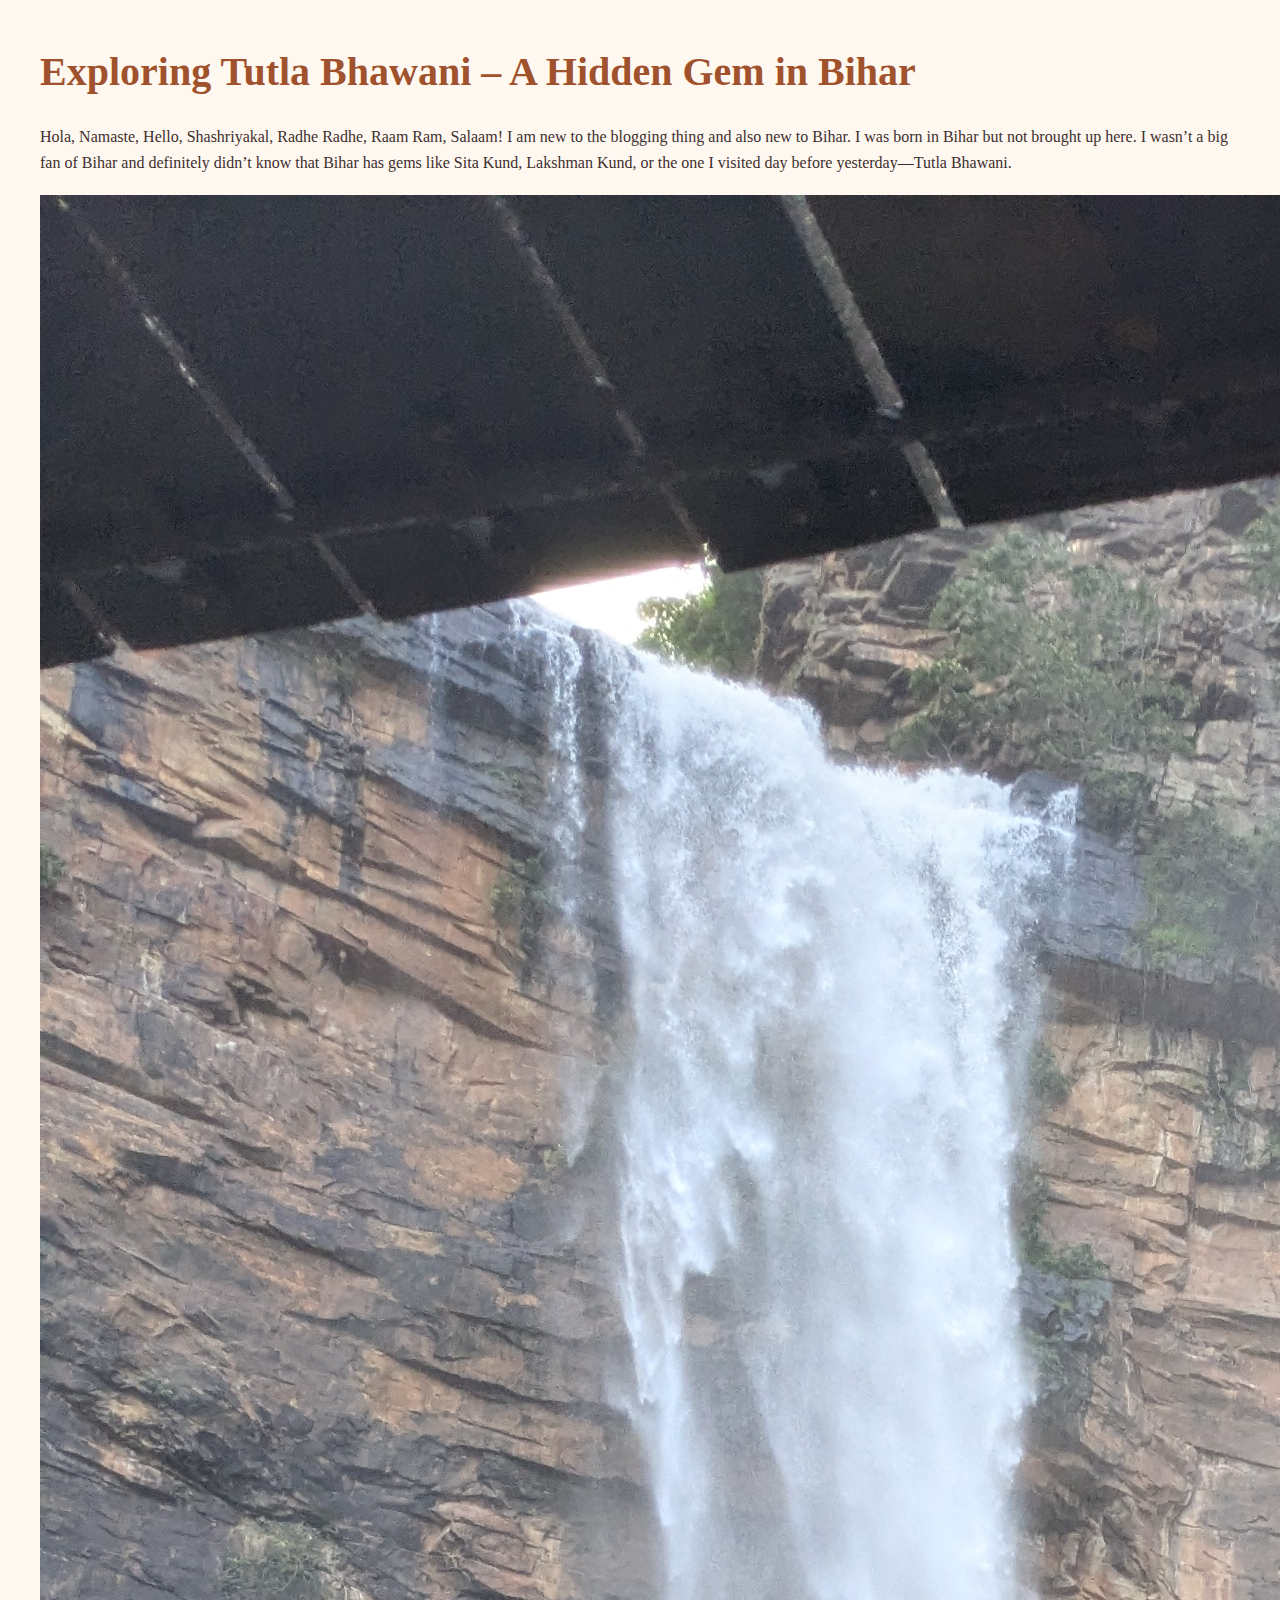
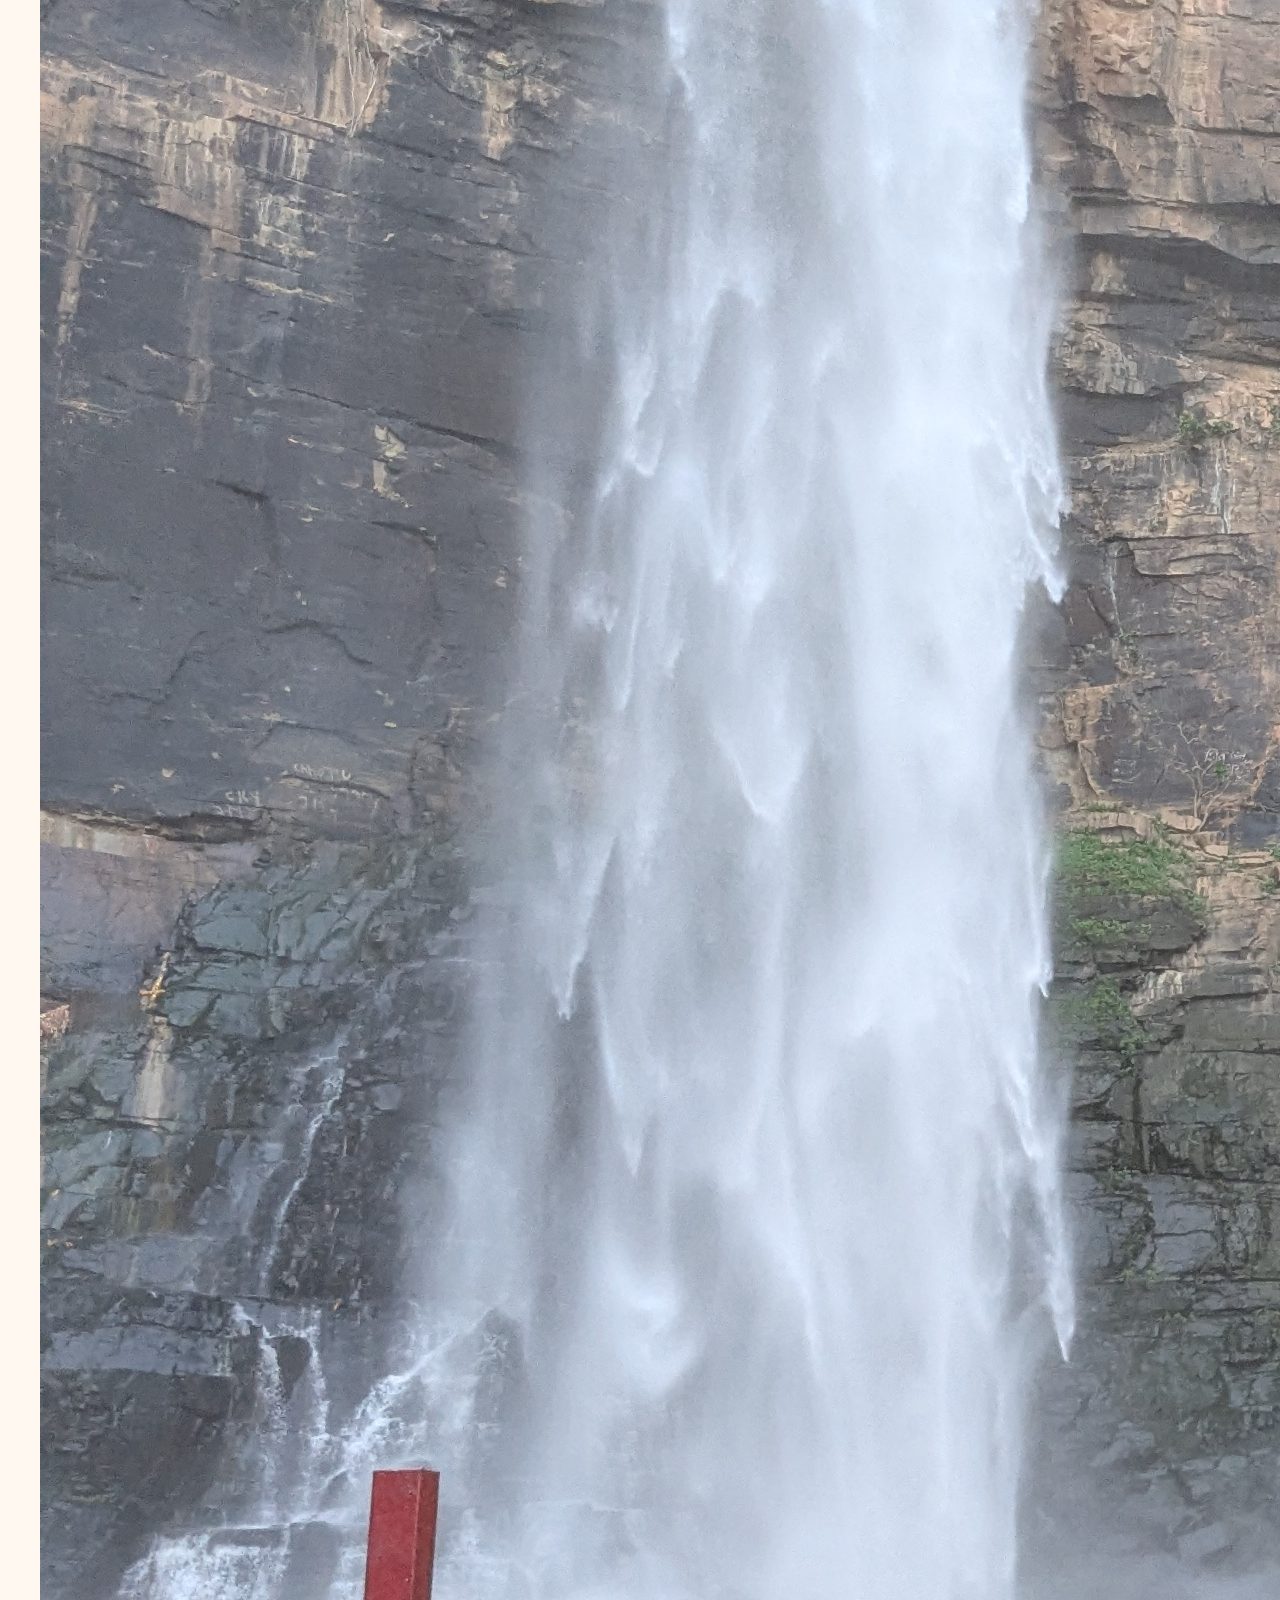
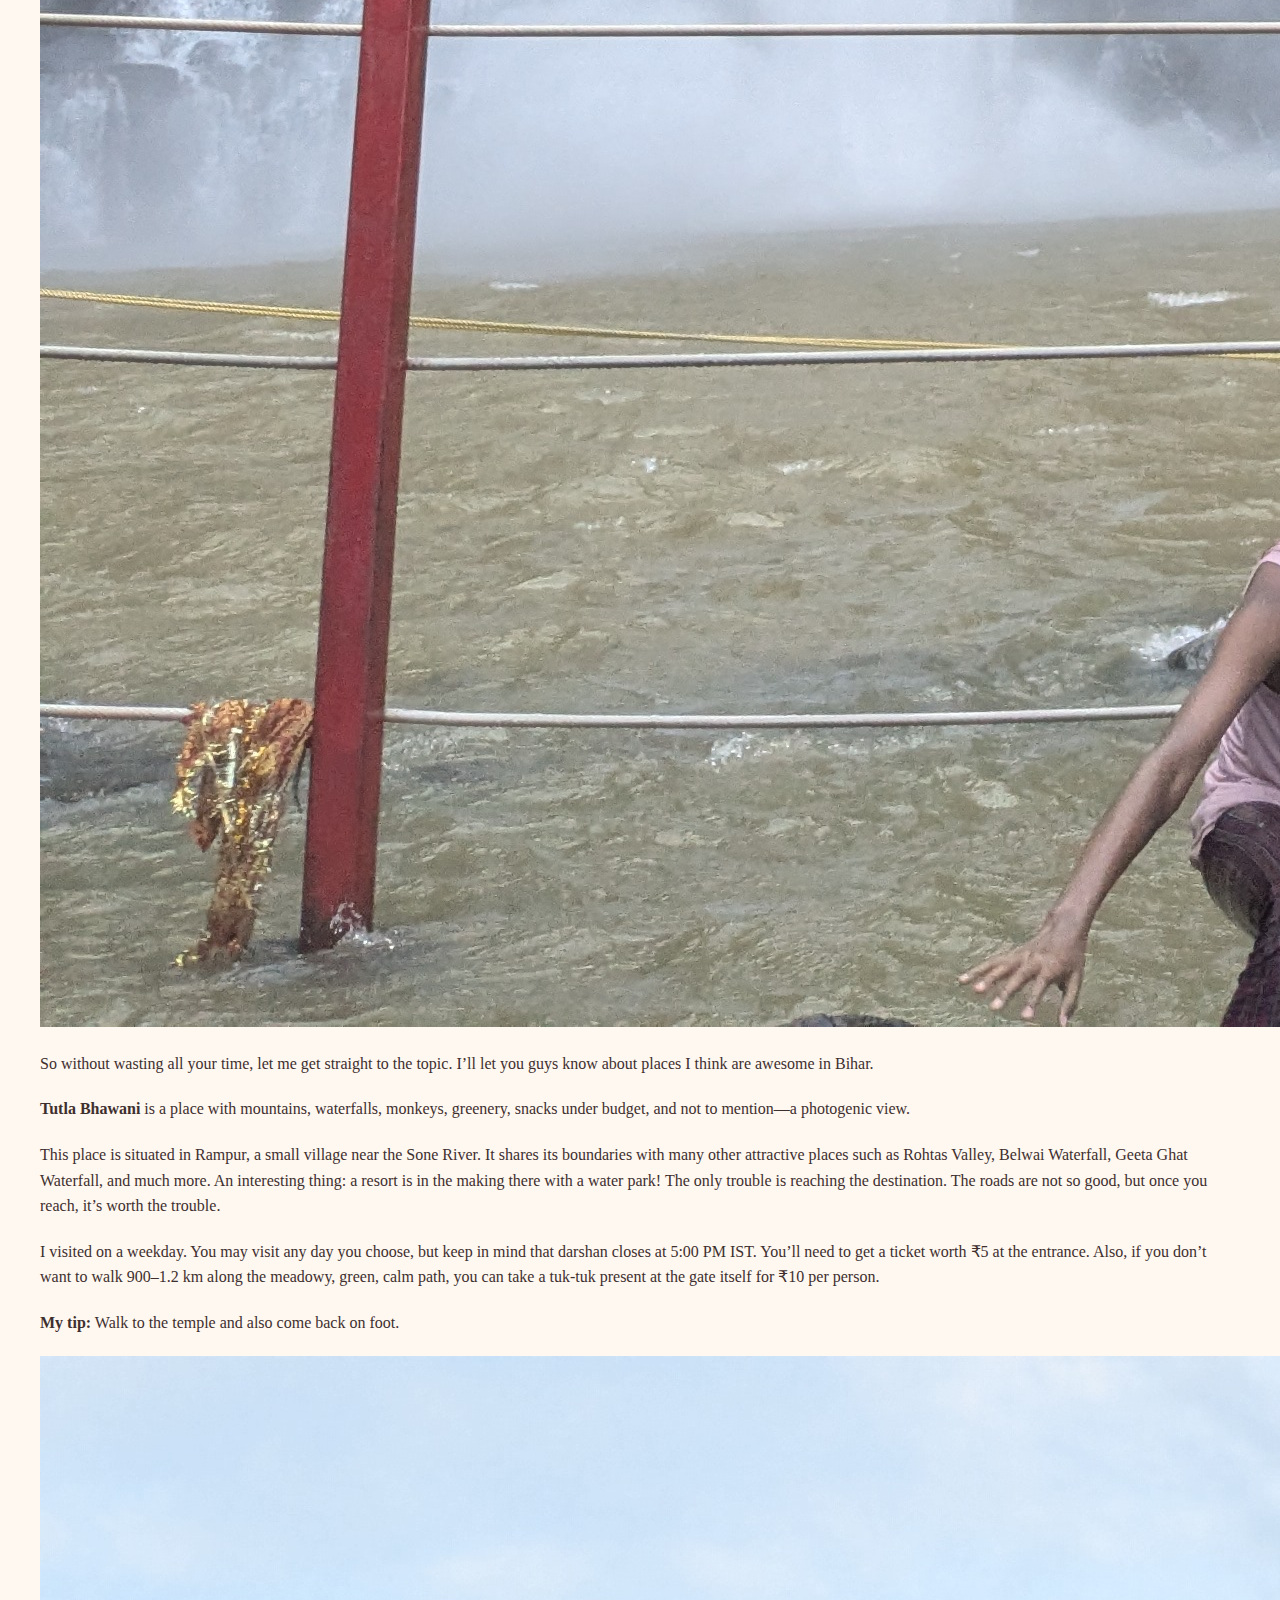
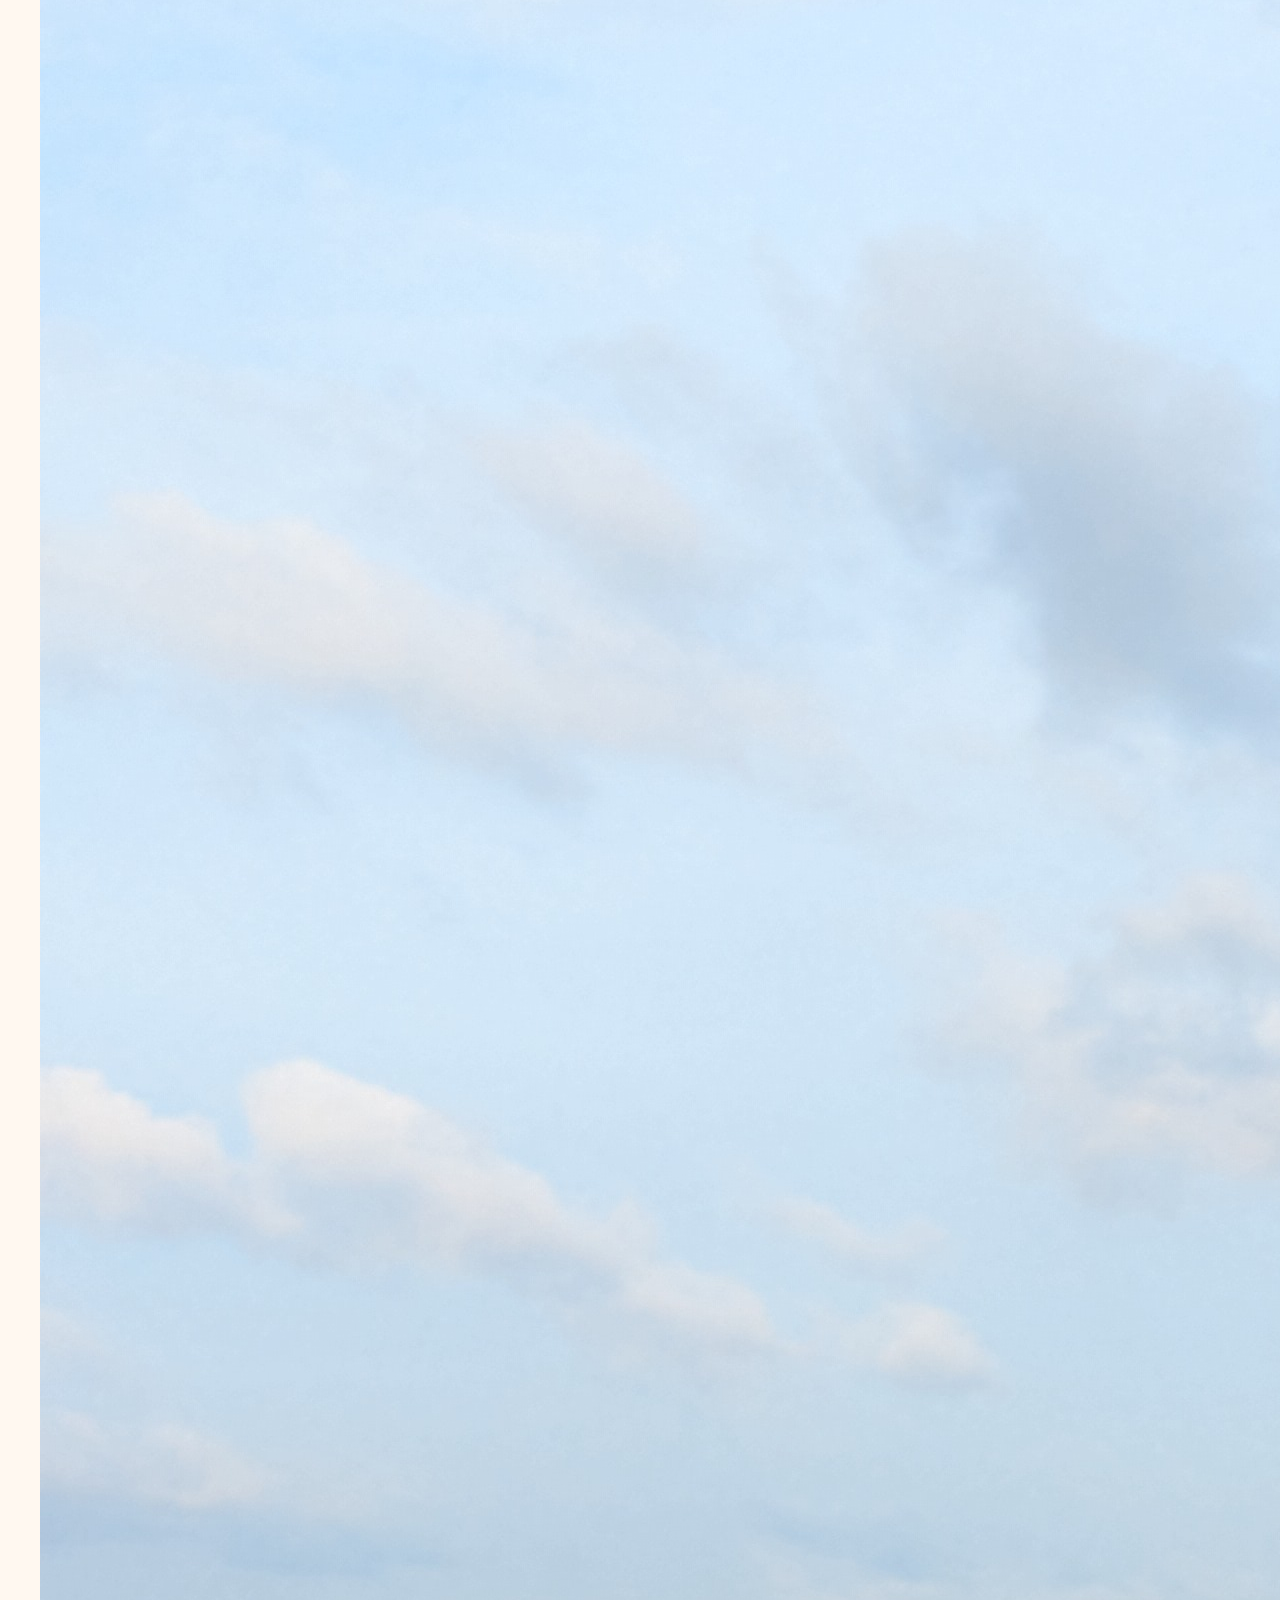
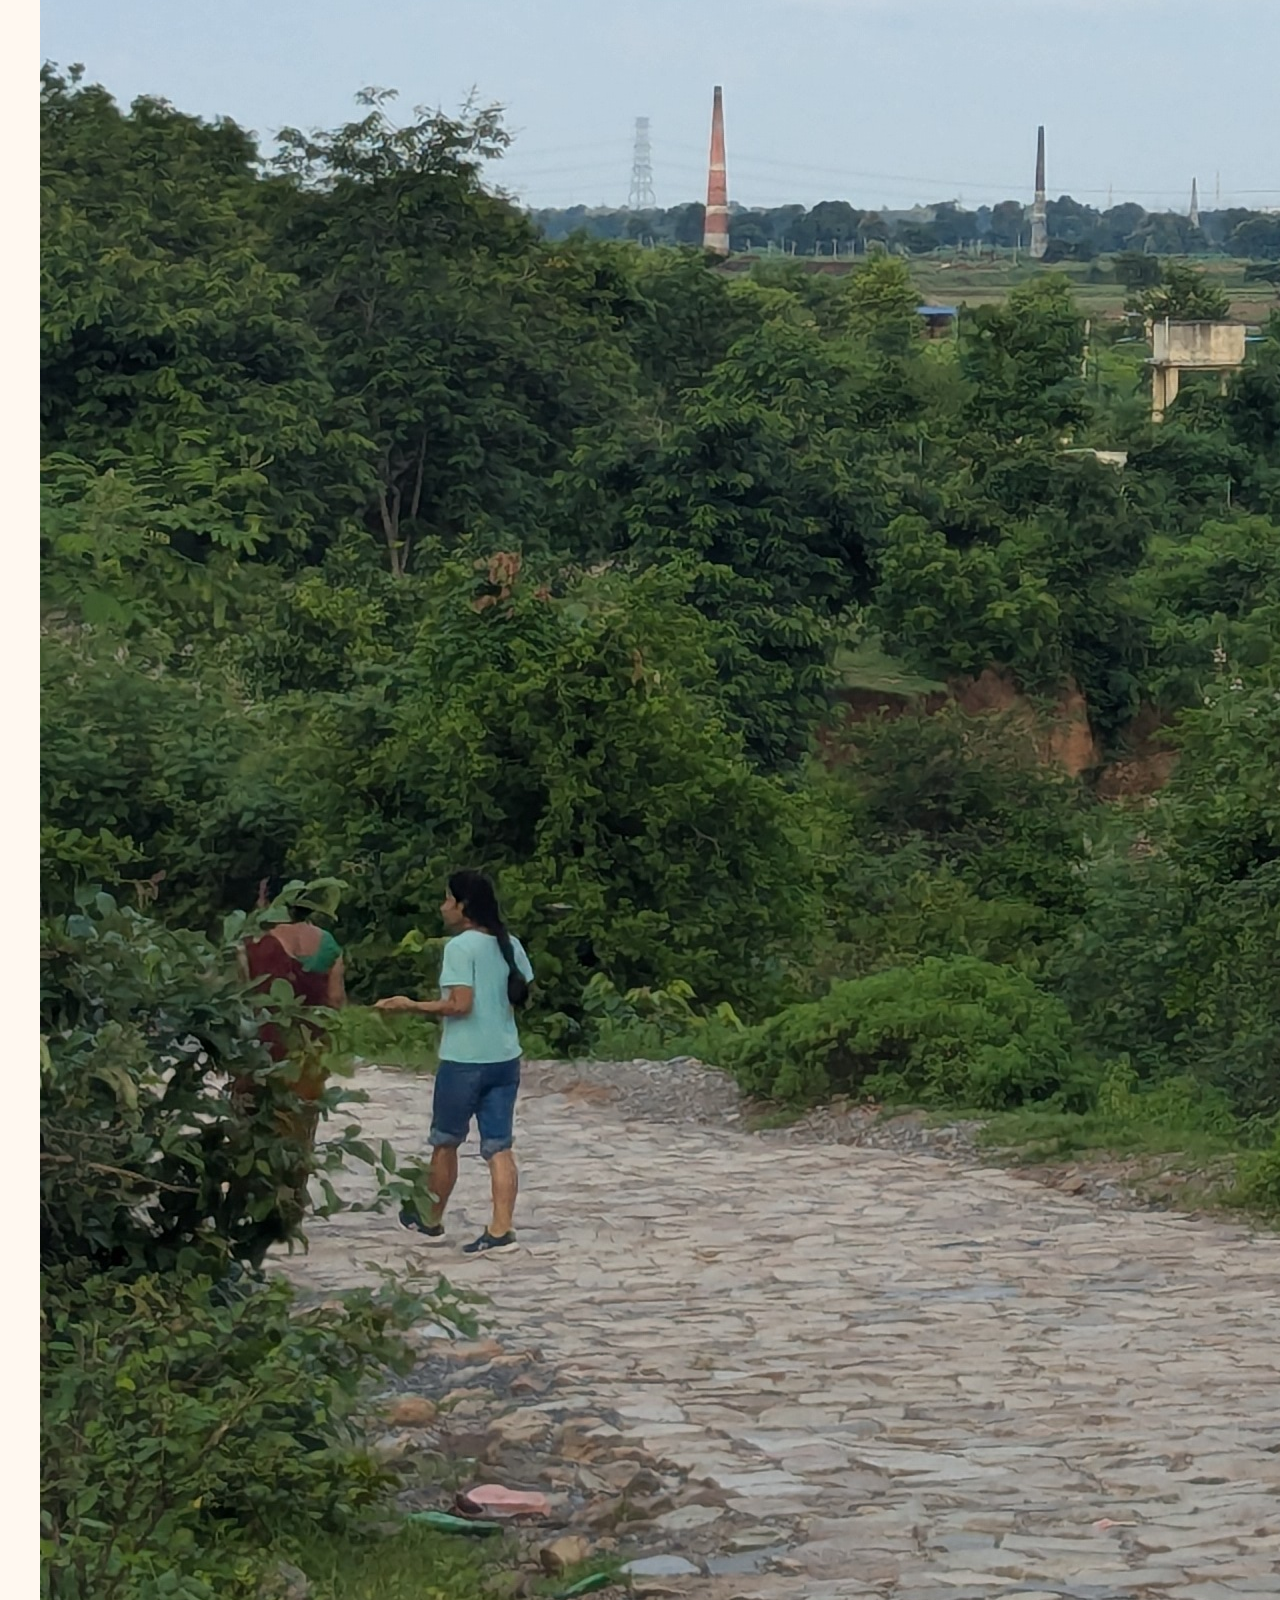
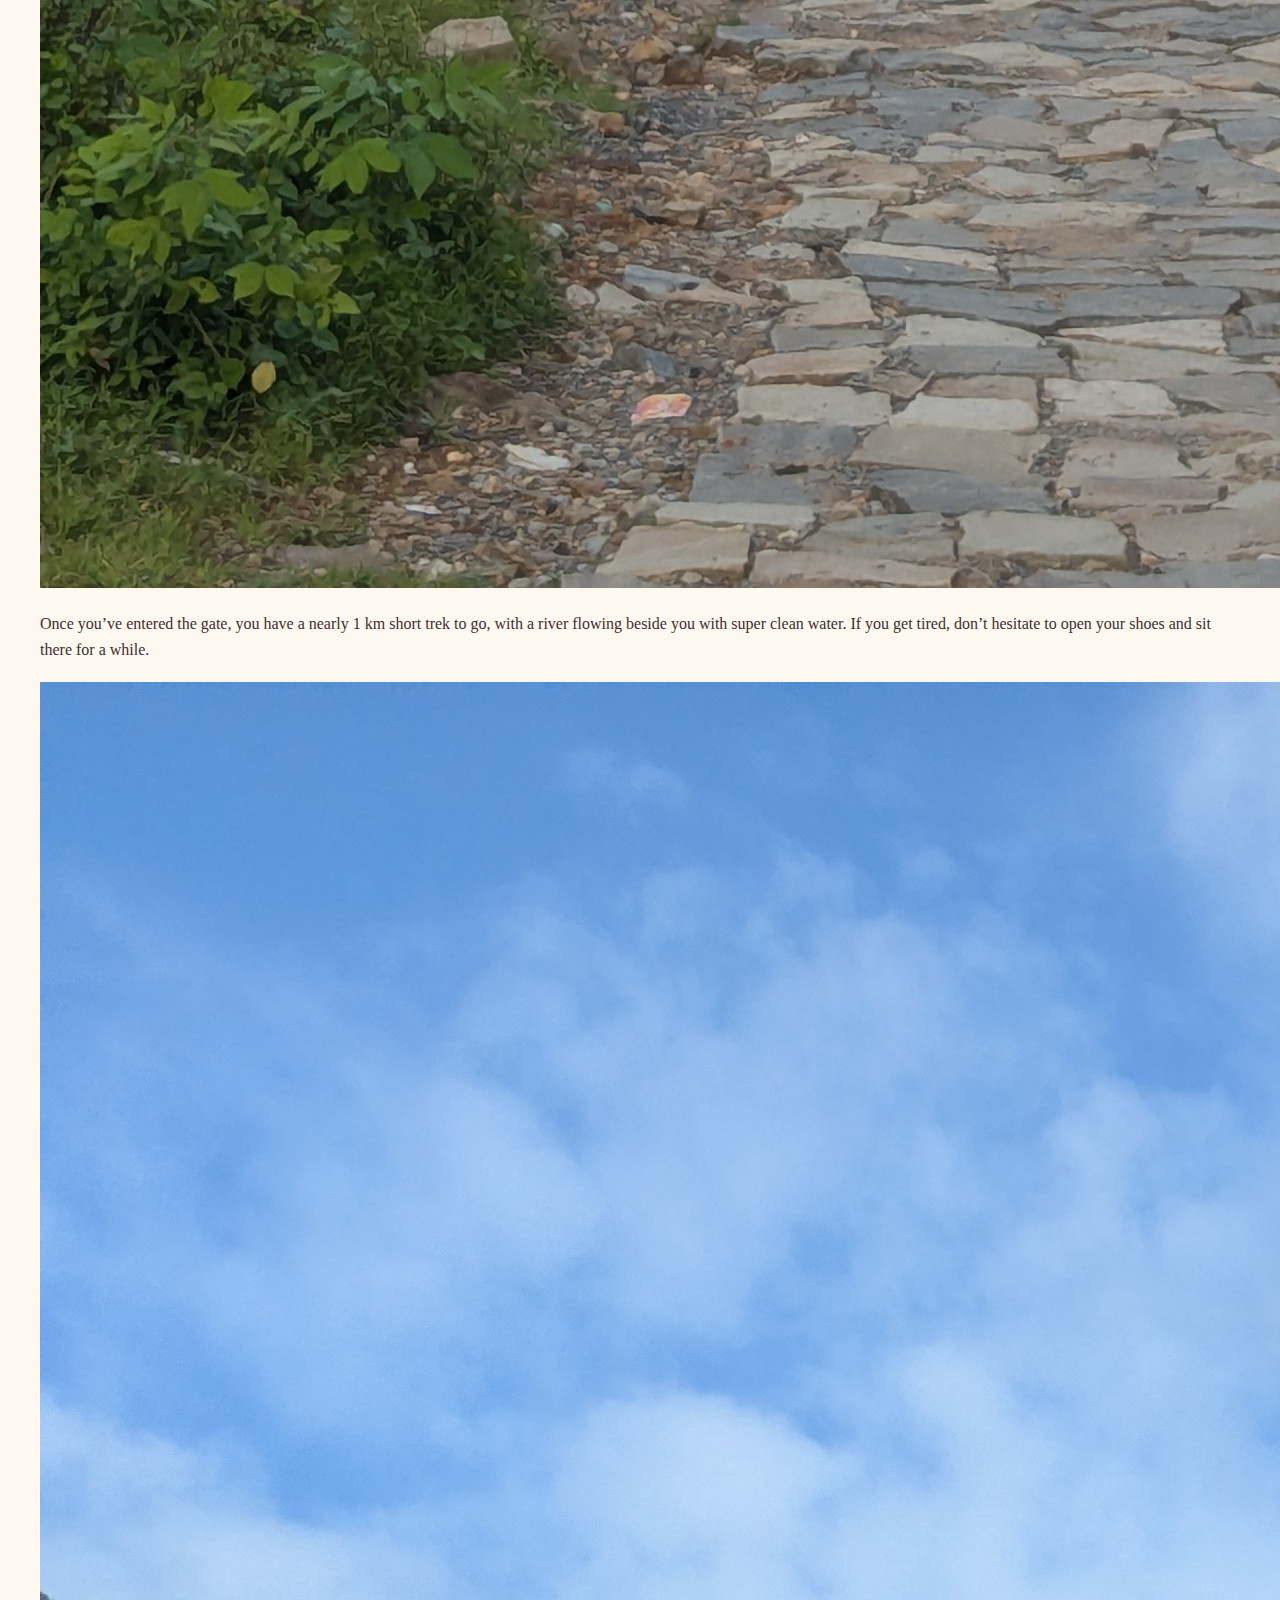
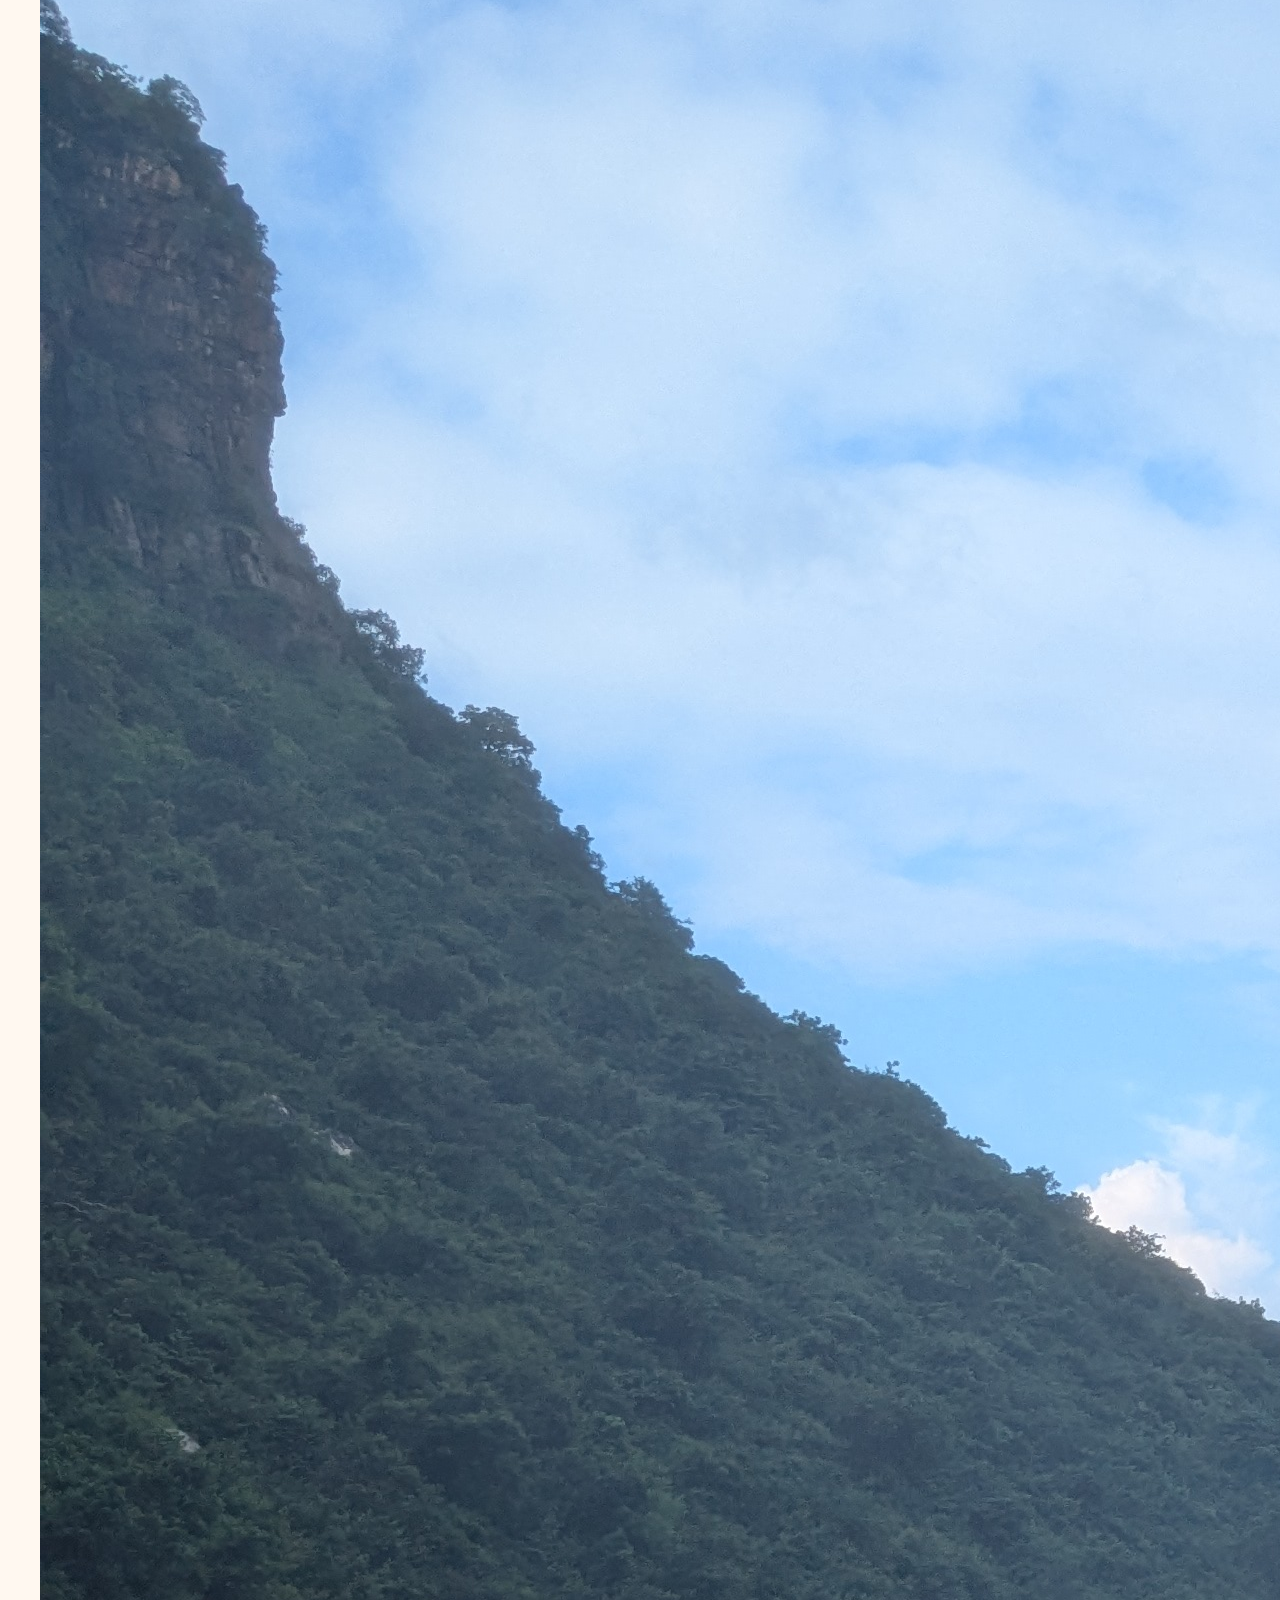
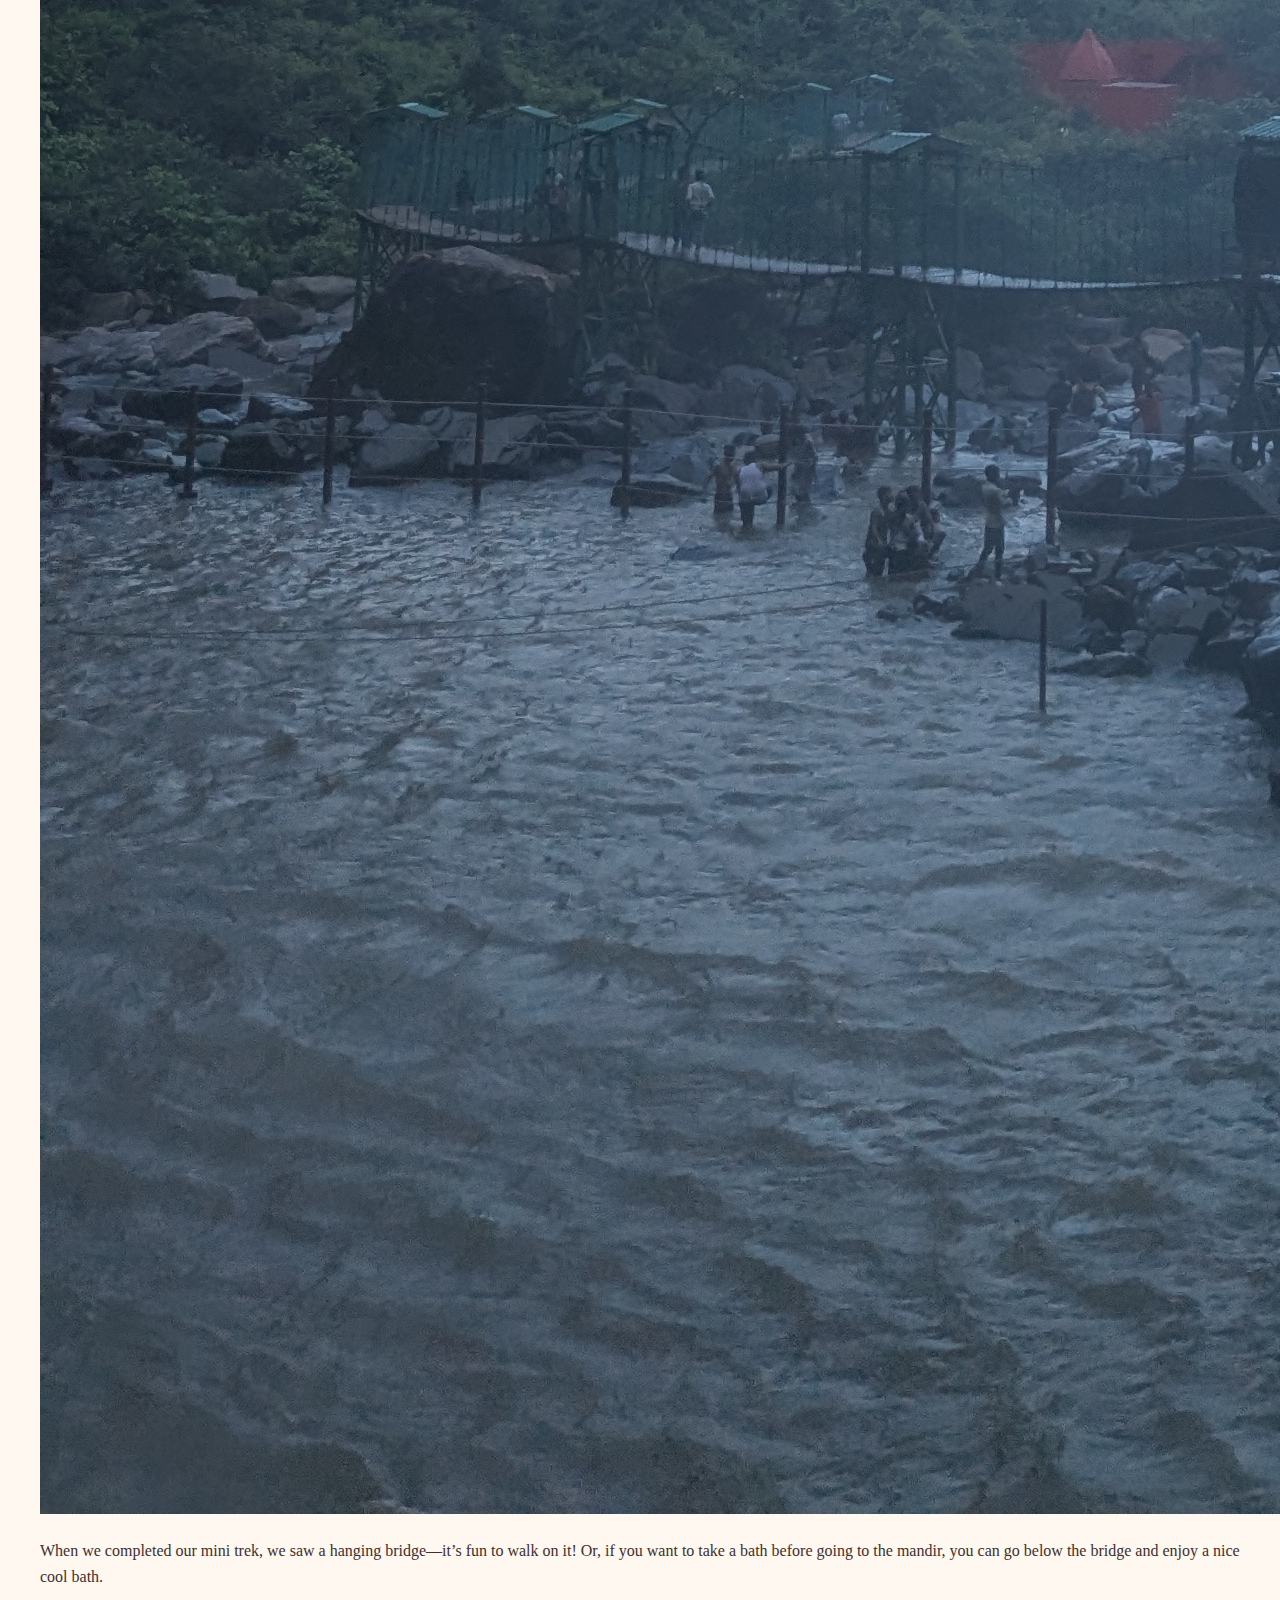
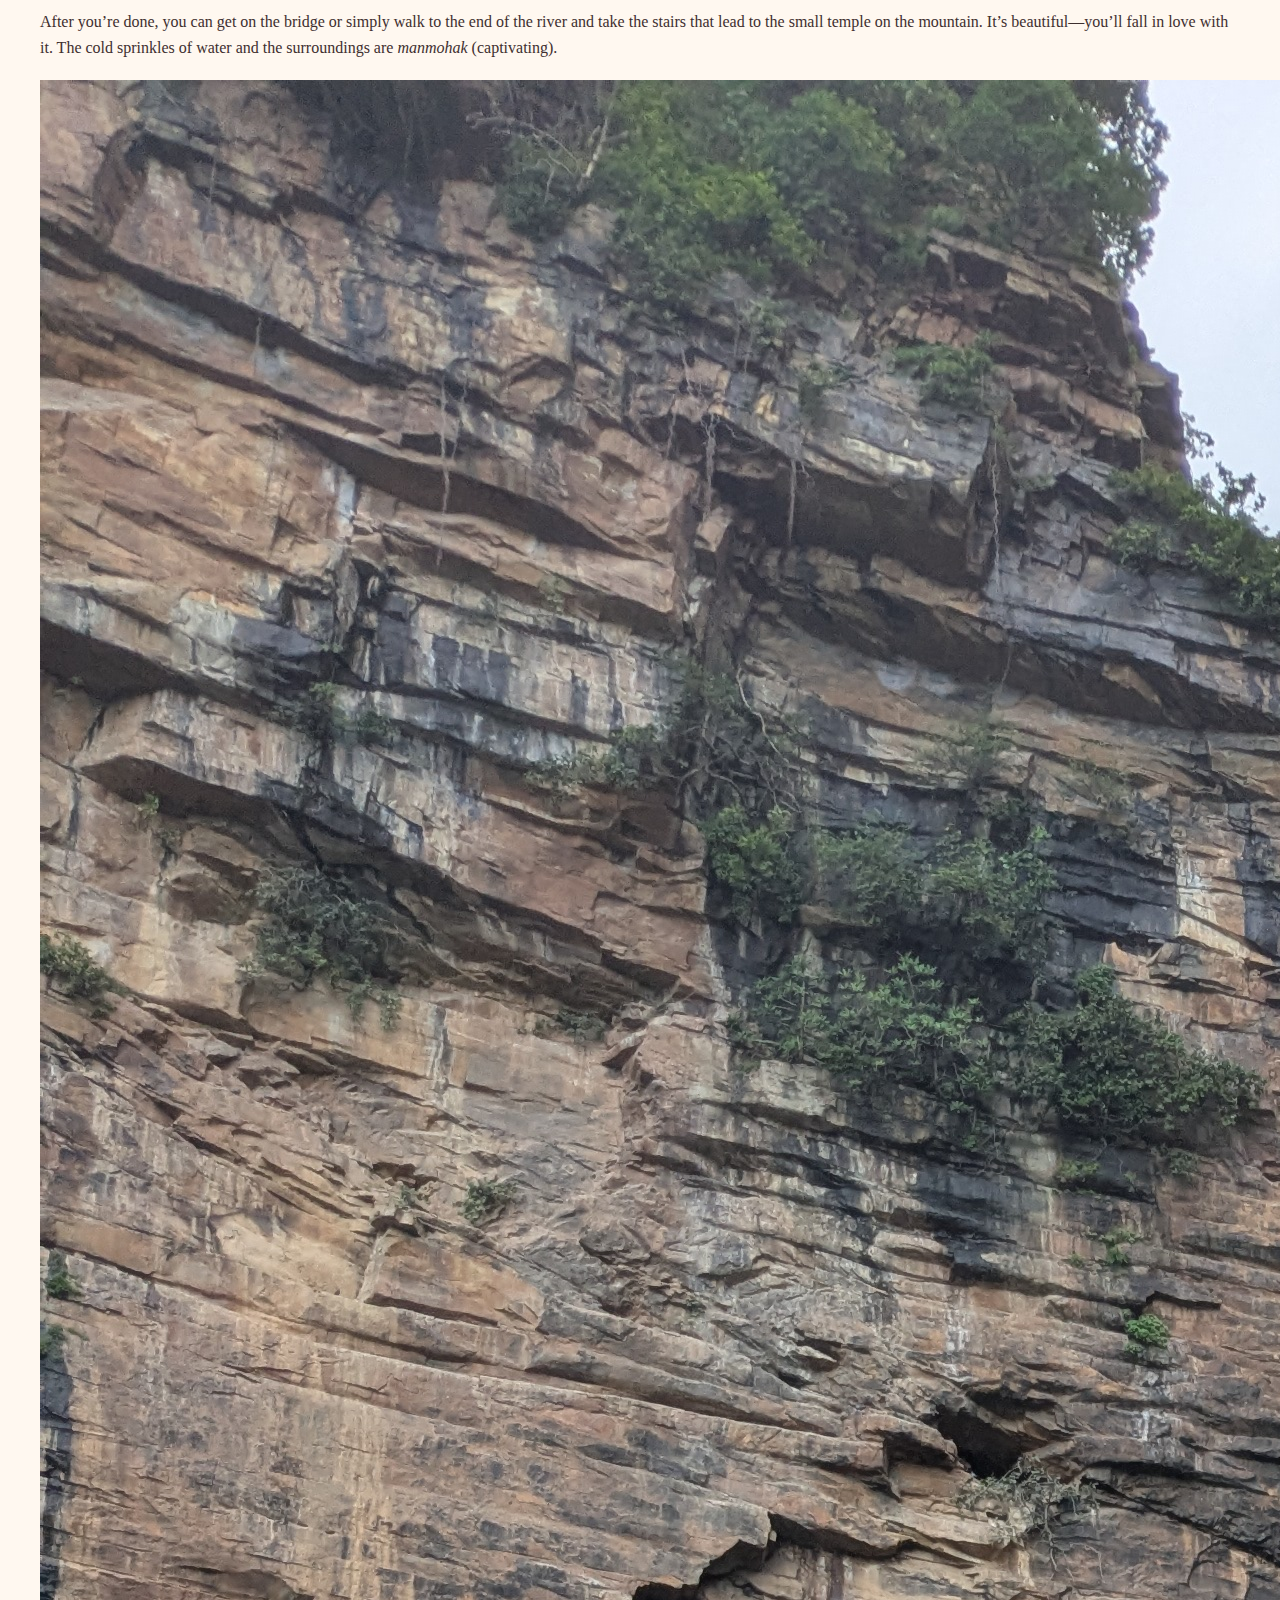
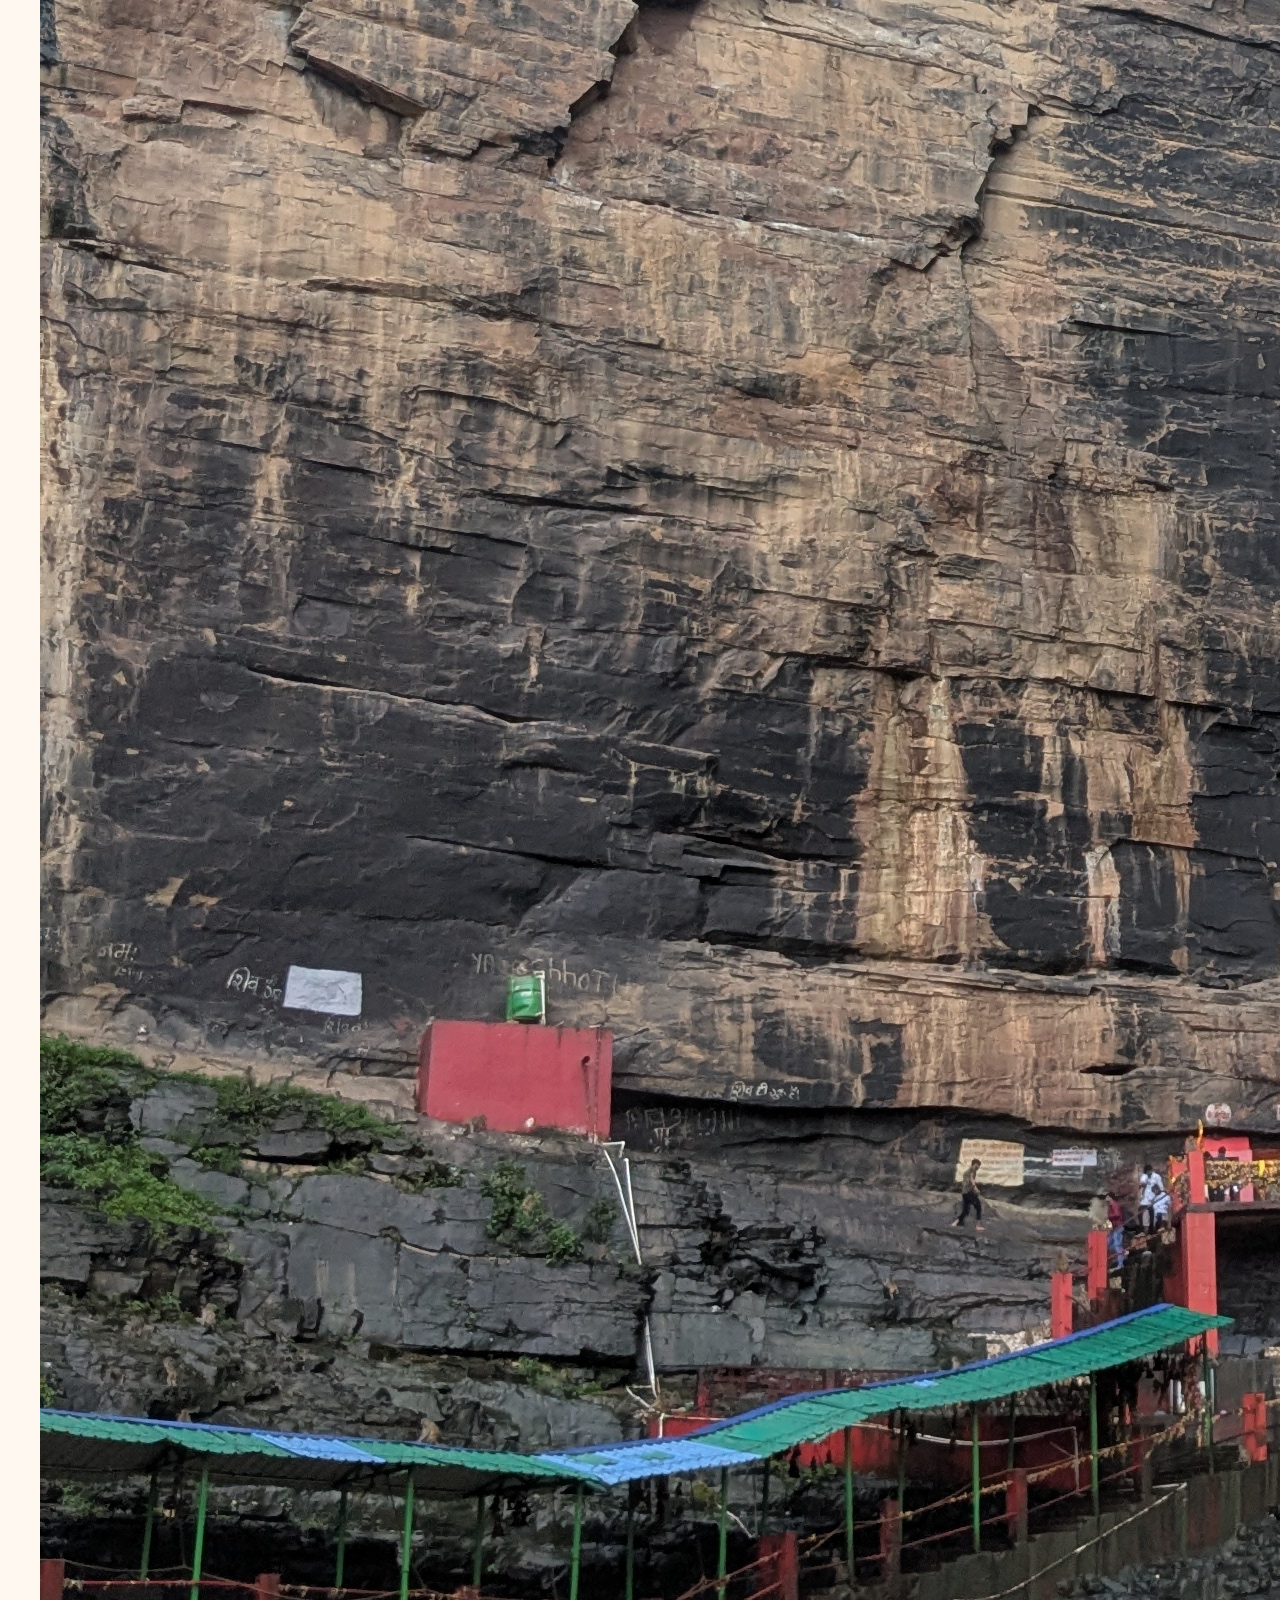
<file: index.html>
<!DOCTYPE html>
<html lang="en">
<head>
  <meta charset="UTF-8">
  <title>Exploring Tutla Bhawani – A Hidden Gem in Bihar</title>
  <link rel="stylesheet" href="style.css">
  <meta name="description" content="A personal blog by Rashmi about hidden gems in Bihar">
</head>
<body>

  <h1>Exploring Tutla Bhawani – A Hidden Gem in Bihar</h1>

  <p>Hola, Namaste, Hello, Shashriyakal, Radhe Radhe, Raam Ram, Salaam! I am new to the blogging thing and also new to Bihar. I was born in Bihar but not brought up here. I wasn’t a big fan of Bihar and definitely didn’t know that Bihar has gems like Sita Kund, Lakshman Kund, or the one I visited day before yesterday—Tutla Bhawani.</p>

  <img src="boy.jpg" alt="Boy looking at the waterfall">

  <p>So without wasting all your time, let me get straight to the topic. I’ll let you guys know about places I think are awesome in Bihar.</p>

  <p><strong>Tutla Bhawani</strong> is a place with mountains, waterfalls, monkeys, greenery, snacks under budget, and not to mention—a photogenic view.</p>

  <p>This place is situated in Rampur, a small village near the Sone River. It shares its boundaries with many other attractive places such as Rohtas Valley, Belwai Waterfall, Geeta Ghat Waterfall, and much more. An interesting thing: a resort is in the making there with a water park! The only trouble is reaching the destination. The roads are not so good, but once you reach, it’s worth the trouble.</p>

  <p>I visited on a weekday. You may visit any day you choose, but keep in mind that darshan closes at 5:00 PM IST. You’ll need to get a ticket worth ₹5 at the entrance. Also, if you don’t want to walk 900–1.2 km along the meadowy, green, calm path, you can take a tuk-tuk present at the gate itself for ₹10 per person.</p>

  <p><strong>My tip:</strong> Walk to the temple and also come back on foot.</p>

  <img src="pic7.jpg" alt="Road leading to the temple">

  <p>Once you’ve entered the gate, you have a nearly 1 km short trek to go, with a river flowing beside you with super clean water. If you get tired, don’t hesitate to open your shoes and sit there for a while.</p>

  <img src="pic2.jpg" alt="Hanging bridge covered in mist">

  <p>When we completed our mini trek, we saw a hanging bridge—it’s fun to walk on it! Or, if you want to take a bath before going to the mandir, you can go below the bridge and enjoy a nice cool bath.</p>

  <p>After you’re done, you can get on the bridge or simply walk to the end of the river and take the stairs that lead to the small temple on the mountain. It’s beautiful—you’ll fall in love with it. The cold sprinkles of water and the surroundings are <em>manmohak</em> (captivating).</p>

  <img src="pic1.jpg" alt="Temple view from afar">

  <p>Do your worship, take blessings from the priest (Pandit Ji), and head back. Enjoy the water splashes, but keep in mind there are many monkeys. If you’re not an animal lover, just ignore them or take someone with you for company. You won’t want to get into trouble with the animals there, right? You’re going for peace.</p>

  <p>Now, to get back—take the tuk-tuk or walk. Walking is the best option in my opinion, but if you’re not feeling well or are tired, please take the tuk-tuk.</p>

  <iframe src="https://www.mappls.com/14dq58" title="Tutla Bhawani Waterfall Map"></iframe>

  <p>Hope you enjoy the travel. It’s in Bihar and I’m so proud of it. When I used to hear “Bihar,” I never thought of mountains—let alone waterfalls! This was just awesome, so do visit. It’s great.</p>

  <p>And everyone who reads this article, please do let me know in the comments or whatever means is available to you if you have any queries or suggestions for me. Great travelling!</p>

  <!-- 💬 Disqus Comment Section -->
  <div id="disqus_thread"></div>
  <script>
    var disqus_config = function () {
      this.page.url = window.location.href;
      this.page.identifier = document.title;
    };

    (function() {
      var d = document, s = d.createElement('script');
      s.src = 'https://khushikipotli.disqus.com/embed.js'; // Your Disqus shortname
      s.setAttribute('data-timestamp', +new Date());
      (d.head || d.body).appendChild(s);
    })();
  </script>

  <noscript>
    <p style="color: crimson; font-weight: bold;">
      Comments won’t load unless JavaScript is enabled in your browser. Please enable it to join the conversation below!
    </p>
  </noscript>

</body>
</html>
</file>
<file: style.css>
body {
  font-family: 'Georgia', serif;
  background-color: #fff8f0; /* Soft peachy beige */
  color: #3e2f2f;
  margin: 40px;
  line-height: 1.6;
}

h1 {
  color: #a0522d;
  font-size: 2.5em;
  margin-bottom: 20px;
}

p {
  margin-bottom: 20px;
}

.blog-image {
  display: block;
  max-width: 400px;
  width: 100%;
  height: auto;
  margin: 20px auto;
  border-radius: 8px;
  box-shadow: 0 2px 6px rgba(0,0,0,0.1);
}

iframe.map-frame {
  width: 100%;
  max-width: 400px;
  height: 300px;
  border: none;
  margin: 30px auto;
  display: block;
}

footer {
  text-align: center;
  margin-top: 60px;
  padding: 20px;
  font-size: 0.9em;
  color: #777;
  border-top: 1px solid #ddd;
}
</file>
